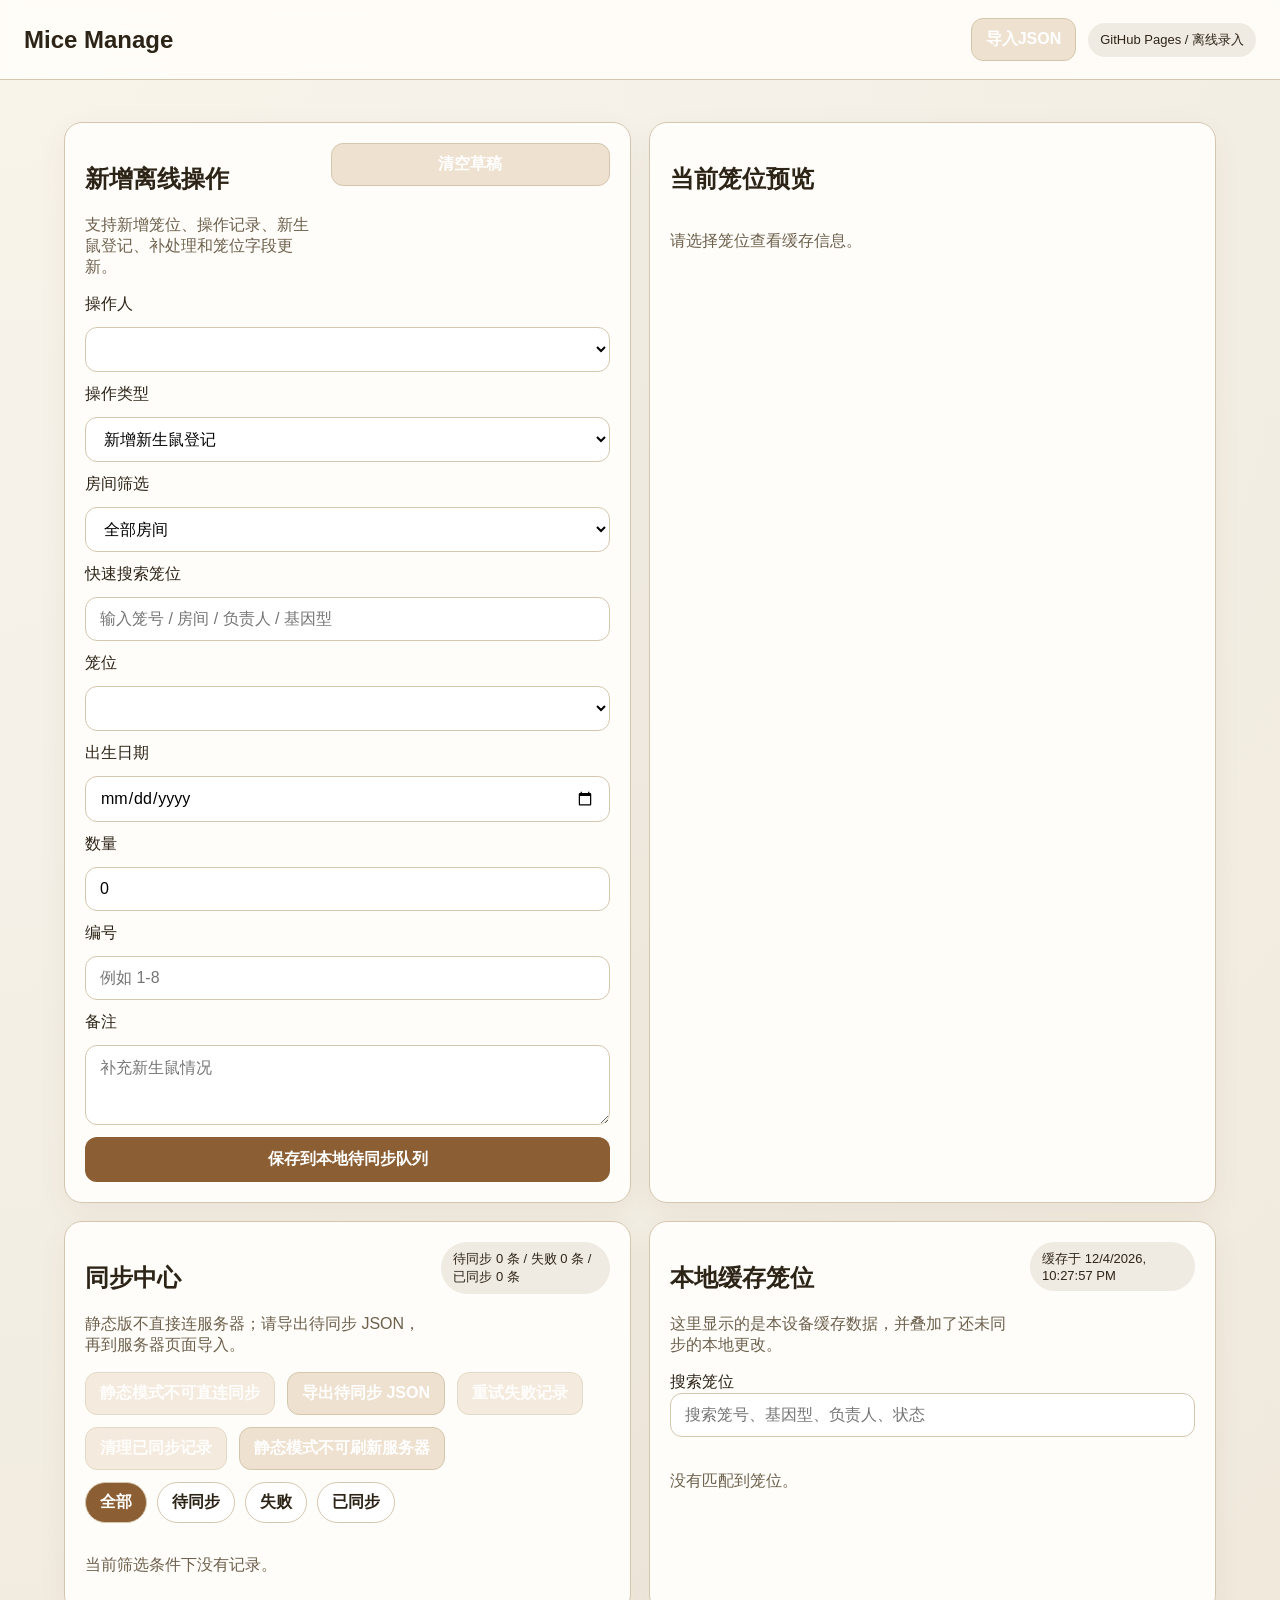
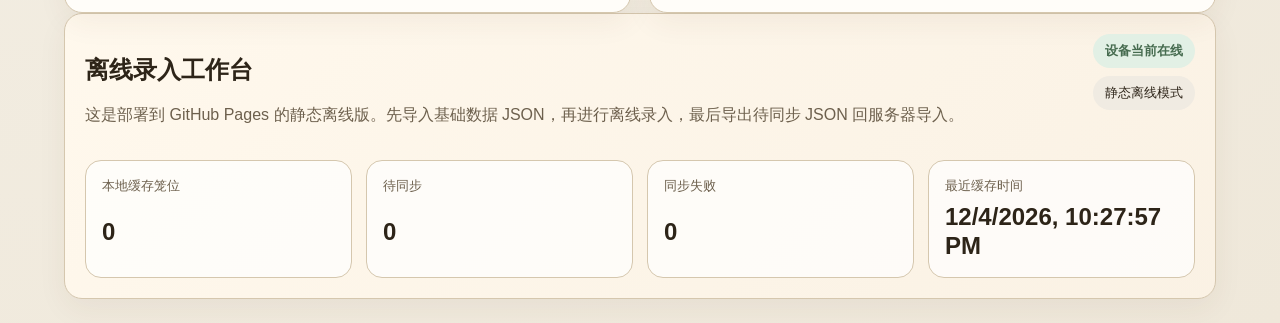
<file: docs/index.html>
﻿<!DOCTYPE html>
<html lang="zh-CN">
<head>
    <meta charset="UTF-8">
    <meta name="viewport" content="width=device-width, initial-scale=1.0">
    <title>Mice Manage</title>
    <meta name="theme-color" content="#9a6b3a">
    <meta name="apple-mobile-web-app-capable" content="yes">
    <meta name="apple-mobile-web-app-status-bar-style" content="default">
    <link rel="manifest" href="./manifest.json">
    <link rel="stylesheet" href="./styles.css">
</head>
<body>
    <header class="topbar">
        <div>
            <span class="brand">Mice Manage</span>
        </div>
        <nav class="nav">
            <button id="import-bootstrap-button" type="button" class="ghost-button nav-import-button">导入JSON</button>
            <input id="bootstrap-file-input" type="file" accept=".json,application/json" class="hidden">
            <span class="user-chip">GitHub Pages / 离线录入</span>
        </nav>
    </header>

    <main class="page">
        <div id="notice-banner" class="notice-banner hidden"></div>

        <section class="detail-layout">
            <article class="panel">
                <div class="panel-header">
                    <div>
                        <h2>新增离线操作</h2>
                        <p class="muted">支持新增笼位、操作记录、新生鼠登记、补处理和笼位字段更新。</p>
                    </div>
                    <button id="clear-draft-button" type="button" class="ghost-button">清空草稿</button>
                </div>

                <form id="offline-form" class="stack-form">
                    <label for="operator-name">操作人</label>
                    <select id="operator-name" required></select>

                    <label for="action-type">操作类型</label>
                    <select id="action-type" required>
                        <option value="add_birth_record">新增新生鼠登记</option>
                        <option value="update_birth_processing">补填新生鼠处理</option>
                        <option value="update_cage_fields">更新笼位字段</option>
                        <option value="create_cage">新增笼位</option>
                        <option value="add_usage_record">新增操作记录</option>
                    </select>

                    <div id="existing-cage-fields" class="stack-form">
                        <label for="offline-room-filter">房间筛选</label>
                        <select id="offline-room-filter"></select>
                        <label for="offline-cage-search">快速搜索笼位</label>
                        <input id="offline-cage-search" type="text" placeholder="输入笼号 / 房间 / 负责人 / 基因型">
                        <label for="cage-code">笼位</label>
                        <select id="cage-code"></select>
                    </div>

                    <div id="usage-fields" class="stack-form action-fields">
                        <label for="record-action">记录动作</label>
                        <select id="record-action"></select>
                        <label for="record-purpose">用途</label>
                        <input id="record-purpose" type="text" placeholder="例如 PCR 取样、日常观察">
                        <label for="record-note">备注</label>
                        <textarea id="record-note" rows="3" placeholder="补充说明"></textarea>
                    </div>

                    <div id="birth-fields" class="stack-form action-fields hidden">
                        <label for="birth-date">出生日期</label>
                        <input id="birth-date" type="date">
                        <label for="birth-count">数量</label>
                        <input id="birth-count" type="number" min="0" value="0">
                        <label for="birth-codes">编号</label>
                        <input id="birth-codes" type="text" placeholder="例如 1-8">
                        <label for="birth-note">备注</label>
                        <textarea id="birth-note" rows="3" placeholder="补充新生鼠情况"></textarea>
                    </div>

                    <div id="processing-fields" class="stack-form action-fields hidden">
                        <label for="birth-record-id">新生鼠记录</label>
                        <select id="birth-record-id"></select>
                        <label for="processing-text">处理内容</label>
                        <input id="processing-text" type="text" placeholder="例如 已分笼、已处死">
                    </div>

                    <div id="update-fields" class="stack-form action-fields hidden">
                                                <label for="update-male-genotype">父本基因型</label>
                        <input id="update-male-genotype" type="text">
                        <label for="update-female-genotype">母本基因型</label>
                        <input id="update-female-genotype" type="text">
                        <label for="update-male-code">父本编号-DOB</label>
                        <input id="update-male-code" type="text">
                        <label for="update-female-code">母本编号-DOB</label>
                        <input id="update-female-code" type="text">
                        <label for="update-setup-date">合笼日期</label>
                        <input id="update-setup-date" type="date">
                        <label for="update-room-name">房间</label>
                        <input id="update-room-name" type="text">
                        <label for="update-rack-name">笼架</label>
                        <input id="update-rack-name" type="text">
                        <label for="update-status">状态</label>
                        <select id="update-status"></select>
                        <label for="update-note">备注</label>
                        <textarea id="update-note" rows="3" placeholder="补充说明"></textarea>
                    </div>

                    <div id="create-fields" class="stack-form action-fields hidden">
                        <label for="create-cage-code">笼位编号</label>
                        <input id="create-cage-code" type="text" placeholder="例如 A1-09">
                        <label for="create-room-name">房间</label>
                        <input id="create-room-name" type="text" placeholder="例如 SPF-A房间">
                        <label for="create-rack-name">笼架</label>
                        <input id="create-rack-name" type="text" placeholder="例如 A架-1层">
                        <div id="create-owner-select-wrap" class="stack-form">
                            <label for="create-owner-id">负责人</label>
                            <select id="create-owner-id"></select>
                        </div>
                        <div id="create-owner-fixed-wrap" class="stack-form hidden">
                            <label>负责人</label>
                            <input id="create-owner-fixed" type="text" disabled>
                        </div>
                                                <label for="create-male-genotype">父本基因型</label>
                        <input id="create-male-genotype" type="text">
                        <label for="create-female-genotype">母本基因型</label>
                        <input id="create-female-genotype" type="text">
                        <label for="create-male-code">父本编号-DOB</label>
                        <input id="create-male-code" type="text">
                        <label for="create-female-code">母本编号-DOB</label>
                        <input id="create-female-code" type="text">
                        <label for="create-setup-date">合笼日期</label>
                        <input id="create-setup-date" type="date">
                        <label for="create-status">状态</label>
                        <select id="create-status"></select>
                        <label for="create-note">备注</label>
                        <textarea id="create-note" rows="3" placeholder="补充说明"></textarea>
                    </div>

                    <button id="save-button" type="submit">保存到本地待同步队列</button>
                </form>
            </article>

            <article class="panel">
                <h2>当前笼位预览</h2>
                <div id="selected-cage" class="selected-cage-card"><p class="muted">请选择笼位查看缓存信息。</p></div>
            </article>
        </section>

        <section class="detail-layout">
            <article class="panel">
                <div class="panel-header">
                    <div>
                        <h2>同步中心</h2>
                        <p class="muted">静态版不直接连服务器；请导出待同步 JSON，再到服务器页面导入。</p>
                    </div>
                    <span id="sync-summary" class="user-chip">本地队列尚未加载</span>
                </div>

                <div class="action-row">
                    <button id="sync-button" type="button" class="ghost-button">静态模式不可直连同步</button>
                    <button id="export-json-button" type="button" class="ghost-button">导出待同步 JSON</button>
                    <button id="retry-failed-button" type="button" class="ghost-button">重试失败记录</button>
                    <button id="clear-synced-button" type="button" class="ghost-button">清理已同步记录</button>
                    <button id="refresh-button" type="button" class="ghost-button">静态模式不可刷新服务器</button>
                </div>

                <div class="filter-row">
                    <button type="button" class="chip-button active" data-filter="all">全部</button>
                    <button type="button" class="chip-button" data-filter="pending">待同步</button>
                    <button type="button" class="chip-button" data-filter="failed">失败</button>
                    <button type="button" class="chip-button" data-filter="success">已同步</button>
                </div>

                <div id="queue-list" class="timeline"></div>
            </article>

            <article class="panel">
                <div class="panel-header">
                    <div>
                        <h2>本地缓存笼位</h2>
                        <p class="muted">这里显示的是本设备缓存数据，并叠加了还未同步的本地更改。</p>
                    </div>
                    <span class="user-chip" id="cache-time">尚未缓存</span>
                </div>

                <label for="cage-search">搜索笼位</label>
                <input id="cage-search" type="text" placeholder="搜索笼号、基因型、负责人、状态">
                <div id="cage-cache-list" class="card-grid"></div>
            </article>
        </section>

        <section class="panel hero-panel">
            <div class="panel-header">
                <div>
                    <h1>离线录入工作台</h1>
                    <p class="muted">这是部署到 GitHub Pages 的静态离线版。先导入基础数据 JSON，再进行离线录入，最后导出待同步 JSON 回服务器导入。</p>
                </div>
                <div class="status-stack">
                    <span id="network-status" class="status-badge">检测网络中</span>
                    <span id="server-status" class="user-chip">静态离线模式</span>
                </div>
            </div>

            <div class="stats-grid">
                <article class="stat-card"><span class="stat-label">本地缓存笼位</span><strong id="stat-cages">0</strong></article>
                <article class="stat-card"><span class="stat-label">待同步</span><strong id="stat-pending">0</strong></article>
                <article class="stat-card"><span class="stat-label">同步失败</span><strong id="stat-failed">0</strong></article>
                <article class="stat-card"><span class="stat-label">最近缓存时间</span><strong id="stat-cache-time">未缓存</strong></article>
            </div>
        </section>
    </main>

    <script id="bootstrap-data" type="application/json"></script>
    <script id="offline-operator-data" type="application/json">null</script>
    <script id="offline-config" type="application/json">{"mode":"export-only","api_base_url":""}</script>
    <script src="./offline.js?v=20260404b"></script>
    <script>
        if ("serviceWorker" in navigator) {
            window.addEventListener("load", function () {
                navigator.serviceWorker.register("./sw.js").catch(function (error) {
                    console.error("Service worker registration failed:", error);
                });
            });
        }
    </script>
</body>
</html>
</file>
<file: docs/styles.css>
:root {
    --bg: #f5f1e8;
    --panel: #fffdf9;
    --border: #d5c7ae;
    --text: #2d2418;
    --muted: #6d604d;
    --accent: #8b5e34;
    --accent-soft: #efe1d0;
    --ok: #476c50;
    --warn: #9a6b1c;
    --danger: #9b3d33;
    --info: #3d647c;
}

* {
    box-sizing: border-box;
}

body {
    margin: 0;
    color: var(--text);
    background:
        radial-gradient(circle at top left, #f9f4ea 0, #f5f1e8 32%, #efe8da 100%);
    font-family: "Microsoft YaHei", "PingFang SC", sans-serif;
}

a {
    color: inherit;
    text-decoration: none;
}

.topbar {
    display: flex;
    justify-content: space-between;
    align-items: center;
    gap: 16px;
    padding: 18px 24px;
    border-bottom: 1px solid var(--border);
    background: rgba(255, 253, 249, 0.92);
    backdrop-filter: blur(10px);
}

.brand {
    font-size: 24px;
    font-weight: 700;
}

.subtitle,
.muted {
    color: var(--muted);
}

.subtitle {
    margin: 4px 0 0;
    font-size: 14px;
}

.nav {
    display: flex;
    align-items: center;
    gap: 12px;
    flex-wrap: wrap;
    justify-content: flex-end;
}

.nav-import-button {
    width: auto;
    padding: 10px 14px;
    white-space: nowrap;
}

.header-import-form {
    display: flex;
    align-items: center;
    gap: 8px;
    flex-wrap: nowrap;
}

.header-import-form input[type="file"] {
    width: 190px;
    min-width: 190px;
    padding: 8px 10px;
    border: 1px solid var(--border);
    background: white;
    font-size: 12px;
}

.header-import-form .tiny-button {
    width: auto;
    padding: 8px 12px;
    white-space: nowrap;
}

.page {
    max-width: 1200px;
    margin: 0 auto;
    padding: 24px;
}

.page > .notice-banner:first-child {
    margin-top: 0;
    margin-bottom: 18px;
}

.panel {
    background: var(--panel);
    border: 1px solid var(--border);
    border-radius: 18px;
    padding: 20px;
    box-shadow: 0 10px 30px rgba(77, 52, 27, 0.06);
}

.hero-panel {
    background:
        linear-gradient(135deg, rgba(255, 248, 236, 0.96), rgba(250, 241, 227, 0.96)),
        var(--panel);
}

.narrow {
    max-width: 520px;
    margin: 40px auto;
}

.panel-header,
.card-top,
.timeline-head {
    display: flex;
    align-items: flex-start;
    justify-content: space-between;
    gap: 12px;
}

.status-stack {
    display: grid;
    gap: 8px;
    justify-items: end;
}

.filters,
.stack-form {
    display: grid;
    gap: 12px;
}

.dashboard-form-grid {
    display: grid;
    gap: 12px;
    grid-template-columns: repeat(auto-fit, minmax(180px, 1fr));
}

.quick-edit-form {
    display: grid;
    gap: 10px;
    padding-top: 8px;
    border-top: 1px solid #eadbc5;
}

.full-span {
    grid-column: 1 / -1;
}

.filters {
    grid-template-columns: 2fr 1fr 1fr auto;
    margin-top: 16px;
}

.sub-panel {
    margin-top: 18px;
    padding-top: 18px;
    border-top: 1px solid var(--border);
}

.import-form {
    display: flex;
    gap: 12px;
    align-items: center;
    flex-wrap: wrap;
    margin-top: 12px;
}

.import-form input[type="file"] {
    flex: 1 1 280px;
}

.import-form button {
    width: auto;
}

.action-row {
    display: flex;
    gap: 12px;
    flex-wrap: wrap;
    margin-bottom: 12px;
}

.top-actions {
    display: flex;
    align-items: center;
    gap: 10px;
    flex-wrap: wrap;
}

.filter-row {
    display: flex;
    gap: 10px;
    flex-wrap: wrap;
    margin-bottom: 16px;
}

.stats-grid {
    display: grid;
    grid-template-columns: repeat(auto-fit, minmax(180px, 1fr));
    gap: 14px;
    margin-top: 18px;
}

.stat-card {
    display: grid;
    gap: 8px;
    padding: 16px;
    border-radius: 16px;
    border: 1px solid var(--border);
    background: rgba(255, 255, 255, 0.72);
}

.stat-label {
    color: var(--muted);
    font-size: 13px;
}

.stat-card strong {
    font-size: 24px;
    line-height: 1.2;
}

.notice-banner {
    margin-top: 16px;
    padding: 14px 16px;
    border-radius: 14px;
    border: 1px solid transparent;
    font-weight: 600;
}

.notice-banner.info {
    background: #e8f1f6;
    border-color: #bfd6e4;
    color: var(--info);
}

.notice-banner.success {
    background: #e7f2e8;
    border-color: #c7ddca;
    color: var(--ok);
}

.notice-banner.warn {
    background: #f7efe2;
    border-color: #e8d3a8;
    color: var(--warn);
}

.notice-banner.error {
    background: #f7e8e6;
    border-color: #e5bdb6;
    color: var(--danger);
}

.action-row button,
.action-row .ghost-button {
    width: auto;
}

input,
select,
textarea,
button {
    width: 100%;
    padding: 12px 14px;
    border-radius: 12px;
    border: 1px solid var(--border);
    background: white;
    font: inherit;
}

button,
.primary-link,
.ghost-button,
.link-button {
    cursor: pointer;
}

button,
.primary-link {
    display: inline-flex;
    align-items: center;
    justify-content: center;
    border: none;
    background: var(--accent);
    color: white;
    font-weight: 700;
}

button:disabled {
    opacity: 0.65;
    cursor: not-allowed;
}

.ghost-button,
.link-button {
    display: inline-flex;
    align-items: center;
    justify-content: center;
    padding: 10px 14px;
    border-radius: 12px;
    border: 1px solid var(--border);
    background: var(--accent-soft);
}

.danger-button {
    background: var(--danger);
    color: white;
}

.delete-form {
    margin-top: 12px;
}

.user-chip,
.status-badge {
    display: inline-flex;
    align-items: center;
    padding: 8px 12px;
    border-radius: 999px;
    font-size: 13px;
}

.user-chip {
    background: #f0ebe2;
}

.status-badge {
    background: #e2f0e5;
    color: var(--ok);
    font-weight: 700;
}

.card-badges {
    display: flex;
    align-items: center;
    gap: 8px;
    flex-wrap: wrap;
    justify-content: flex-end;
}

.alert-badge {
    display: inline-flex;
    align-items: center;
    padding: 8px 12px;
    border-radius: 999px;
    font-size: 13px;
    font-weight: 700;
    background: #f7e8e6;
    color: var(--danger);
}

.warning-badge {
    display: inline-flex;
    align-items: center;
    padding: 8px 12px;
    border-radius: 999px;
    font-size: 13px;
    font-weight: 700;
    background: #fff2c9;
    color: #9a6a00;
}

.infertility-badge {
    display: inline-flex;
    align-items: center;
    padding: 8px 12px;
    border-radius: 999px;
    font-size: 13px;
    font-weight: 700;
    background: #efe7ff;
    color: #6e45b8;
}

.network-online {
    background: #e2f0e5;
    color: var(--ok);
}

.network-offline {
    background: #f7e8e6;
    color: var(--danger);
}

.server-ok {
    background: #e8f1f6;
    color: var(--info);
}

.server-bad {
    background: #f7e8e6;
    color: var(--danger);
}

.card-grid,
.detail-layout {
    display: grid;
    gap: 18px;
    margin-top: 18px;
}

.card-grid {
    grid-template-columns: repeat(auto-fit, minmax(280px, 1fr));
}

.detail-layout {
    grid-template-columns: repeat(auto-fit, minmax(320px, 1fr));
}

.cage-card {
    display: grid;
    gap: 16px;
    padding: 18px;
    background: rgba(255, 253, 249, 0.92);
    border: 1px solid var(--border);
    border-radius: 18px;
}

.info-box {
    display: grid;
    gap: 6px;
    padding: 12px 14px;
    border-radius: 14px;
    background: rgba(244, 239, 229, 0.9);
    border: 1px solid rgba(212, 197, 170, 0.7);
}

.info-box p {
    margin: 0;
    font-size: 14px;
}

.birth-history {
    display: grid;
    gap: 12px;
    margin-top: 18px;
}

.section-head h2 {
    margin-bottom: 4px;
}

.section-head p {
    margin: 0;
}

.birth-item {
    gap: 8px;
}

.birth-action-row {
    display: flex;
    align-items: end;
    gap: 10px;
    flex-wrap: wrap;
}

.inline-compact-form {
    flex: 1 1 260px;
    display: grid;
    grid-template-columns: minmax(0, 1fr) auto;
    gap: 8px;
    align-items: end;
}

.inline-compact-form label {
    grid-column: 1 / -1;
    margin-bottom: 0;
}

.inline-compact-form input {
    min-width: 0;
}

.small-button,
.small-link {
    padding: 8px 12px;
    font-size: 13px;
    border-radius: 10px;
    white-space: nowrap;
}

.small-link {
    width: fit-content;
}

.birth-action-row .delete-form {
    margin-top: 0;
}

.image-link-row {
    display: flex;
    align-items: center;
    gap: 10px;
    flex-wrap: wrap;
}

.birth-image-list {
    display: grid;
    gap: 8px;
}

.title-row {
    display: flex;
    align-items: center;
    gap: 14px;
    flex-wrap: wrap;
}

.title-row h1 {
    margin: 0;
}

.cage-tag-actions {
    display: flex;
    align-items: center;
    gap: 10px;
    flex-wrap: wrap;
}

.inline-upload-form {
    display: flex;
    align-items: center;
    gap: 8px;
    flex-wrap: wrap;
}

.inline-upload-form input[type="file"] {
    max-width: 220px;
}

.image-preview-wrap {
    display: flex;
    justify-content: center;
    padding: 8px 0 0;
}

.image-preview {
    max-width: 100%;
    max-height: 70vh;
    border-radius: 16px;
    border: 1px solid var(--border);
    background: white;
}

.inline-delete-form {
    margin-top: 0;
}

.add-cage-card {
    align-content: center;
    justify-items: center;
    min-height: 100%;
    text-align: center;
    border: 2px dashed var(--border);
    background: rgba(255, 250, 242, 0.9);
}

.add-cage-card:hover {
    border-color: var(--accent);
    background: rgba(250, 241, 227, 0.96);
}

.add-cage-symbol {
    display: flex;
    align-items: center;
    justify-content: center;
    width: 72px;
    height: 72px;
    border-radius: 50%;
    background: var(--accent-soft);
    color: var(--accent);
    font-size: 44px;
    font-weight: 700;
    line-height: 1;
}

.selected-cage-card {
    display: grid;
    gap: 14px;
    min-height: 220px;
}

.selected-cage-card .cage-tag-slot {
    margin-top: 0;
    width: min(100%, 360px);
}

.selected-cage-card .cage-tag-card {
    min-height: 0;
}

.selected-cage-card .cage-tag-preview {
    min-height: 140px;
    max-height: 220px;
}

.selected-cage-card .cage-tag-preview img {
    max-height: 220px;
}

.preview-birth-image-list {
    grid-template-columns: repeat(auto-fit, minmax(120px, 1fr));
    margin-top: 6px;
}

.selected-cage-card .pcr-image-preview {
    min-height: 110px;
    max-height: 150px;
}

.selected-cage-card .pcr-image-preview img {
    max-height: 134px;
}

.meta-grid,
.detail-grid {
    display: grid;
    gap: 12px;
}

.meta-grid {
    grid-template-columns: repeat(2, minmax(0, 1fr));
}

.detail-grid {
    grid-template-columns: repeat(2, minmax(0, 1fr));
}

.compact-grid {
    gap: 10px;
}

dt {
    font-size: 13px;
    color: var(--muted);
}

dd {
    margin: 4px 0 0;
}

.notes {
    min-height: 44px;
}

.hidden {
    display: none;
}

.timeline {
    display: grid;
    gap: 12px;
}

.timeline-item {
    padding: 14px;
    border-radius: 14px;
    background: #faf5ed;
    border: 1px solid #eadbc5;
}

.timeline-head-actions {
    display: inline-flex;
    align-items: center;
    gap: 8px;
}

.queue-delete-button {
    width: 26px;
    min-width: 26px;
    height: 26px;
    padding: 0;
    border-radius: 999px;
    border: 1px solid #d8c2a0;
    background: #fffaf2;
    color: #8b5e34;
    font-size: 16px;
    line-height: 1;
}

.queue-delete-button:hover {
    background: #f4e7d3;
}

.queue-status {
    display: inline-flex;
    align-items: center;
    padding: 6px 10px;
    border-radius: 999px;
    font-size: 12px;
    font-weight: 700;
}

.queue-pending {
    background: #f7efe2;
    color: var(--warn);
}

.queue-failed {
    background: #f7e8e6;
    color: var(--danger);
}

.queue-success {
    background: #e2f0e5;
    color: var(--ok);
}

.chip-button {
    width: auto;
    padding: 9px 14px;
    border-radius: 999px;
    border: 1px solid var(--border);
    background: white;
    color: var(--text);
}

.chip-button.active {
    background: var(--accent);
    color: white;
}

.data-table {
    width: 100%;
    border-collapse: collapse;
}

.table-wrap {
    overflow-x: auto;
}

.data-table th,
.data-table td {
    padding: 12px;
    border-bottom: 1px solid #ece0cd;
    text-align: left;
    vertical-align: top;
}

.records-table {
    table-layout: fixed;
}

.records-table .time-cell,
.records-table .cage-cell,
.records-table .user-cell,
.records-table .action-cell {
    white-space: normal;
    word-break: break-word;
}

.records-table .purpose-cell,
.records-table .note-cell {
    white-space: normal;
    word-break: break-word;
    min-width: 220px;
    line-height: 1.55;
}

.user-admin-list {
    display: grid;
    gap: 16px;
}

.user-admin-card {
    display: grid;
    gap: 12px;
}

.user-admin-form {
    display: grid;
    gap: 14px;
}

.user-admin-grid {
    display: grid;
    gap: 12px;
    grid-template-columns: repeat(auto-fit, minmax(180px, 1fr));
}

.user-admin-actions {
    margin-bottom: 0;
}

.form-actions {
    margin-top: 14px;
    display: flex;
    justify-content: flex-start;
}

.birth-preview-list {
    margin-top: 16px;
    display: grid;
    gap: 12px;
}

.compact-box {
    padding: 14px;
}

.announcement-board {
    display: grid;
    gap: 16px;
}

.announcement-panel {
    margin-top: 18px;
}

.announcement-list {
    display: grid;
    grid-template-columns: repeat(3, minmax(0, 1fr));
    gap: 12px;
}

.announcement-item {
    padding: 14px 16px;
}

.announcement-head {
    display: flex;
    justify-content: space-between;
    align-items: flex-start;
    gap: 16px;
    margin-bottom: 8px;
}

.announcement-meta {
    display: grid;
    justify-items: end;
    gap: 6px;
    color: var(--muted);
    font-size: 14px;
}

.announcement-item p {
    margin: 0;
    white-space: pre-wrap;
    word-break: break-word;
}

.tiny-button {
    width: auto;
    min-width: 0;
    padding: 6px 10px;
    font-size: 12px;
    line-height: 1.2;
}

@media (max-width: 768px) {
    .topbar,
    .panel-header,
    .card-top,
    .timeline-head,
    .announcement-head {
        flex-direction: column;
        align-items: stretch;
    }

    .filters,
    .detail-grid,
    .action-row,
    .announcement-list {
        grid-template-columns: 1fr;
    }

    .dashboard-form-grid {
        grid-template-columns: 1fr;
    }

    .action-row {
        display: grid;
    }

    .status-stack {
        justify-items: start;
    }

    .announcement-meta {
        justify-items: start;
    }

    .page {
        padding: 16px;
    }
}
</file>
